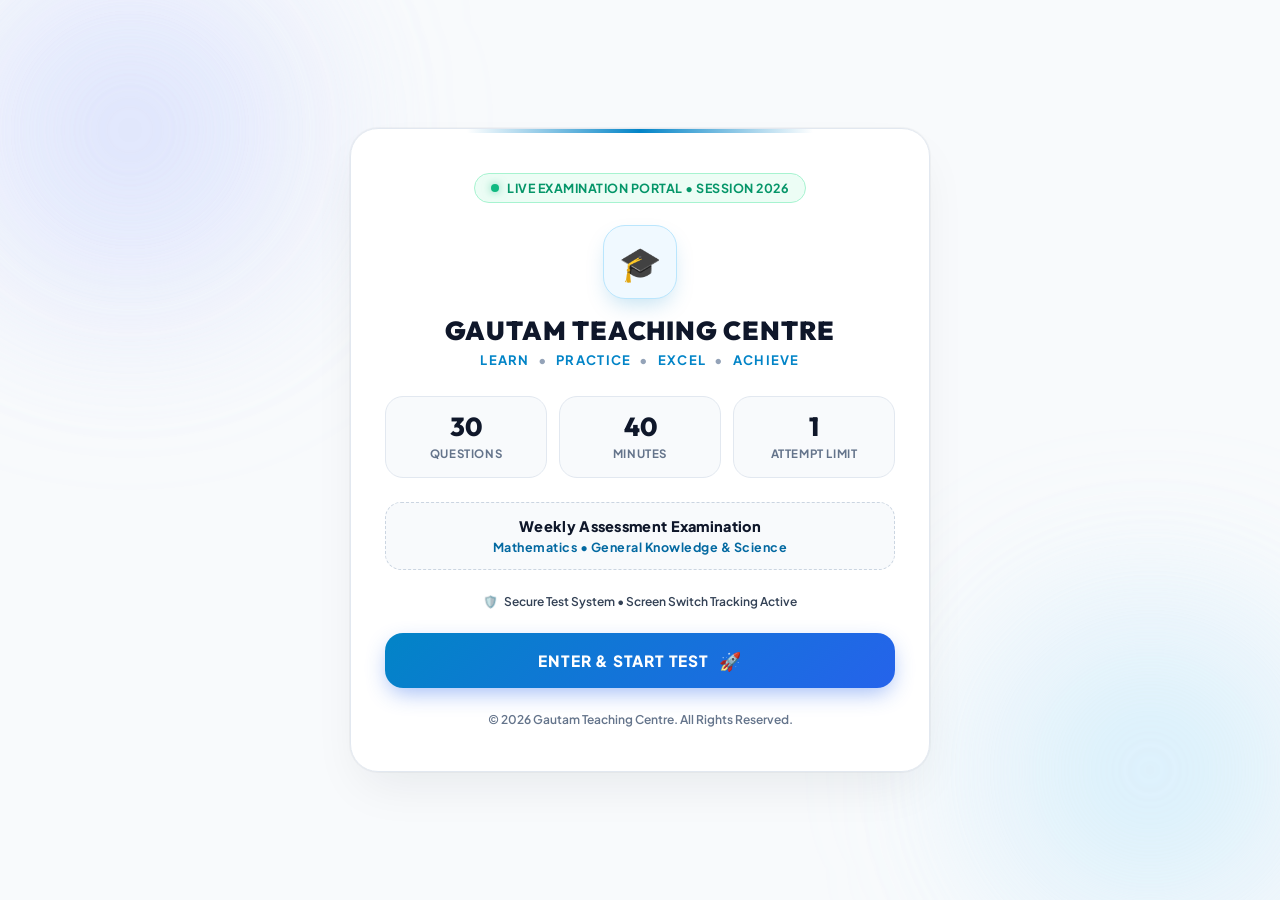
<file: index.html>
<!DOCTYPE html>
<html lang="en">
<head>
    <meta charset="UTF-8">
    <meta name="viewport" content="width=device-width, initial-scale=1.0">
    <title>Gautam Teaching Centre | Official Online Test Portal</title>
    
    <!-- Google Fonts -->
    <link rel="preconnect" href="https://fonts.googleapis.com">
    <link rel="preconnect" href="https://fonts.gstatic.com" crossorigin>
    <link href="https://fonts.googleapis.com/css2?family=Plus+Jakarta+Sans:wght@400;500;600;700;800&family=Outfit:wght@500;600;700;800;900&display=swap" rel="stylesheet">
    
    <!-- CSS Path (Linked to css/style.css with fallback) -->
    <link rel="stylesheet" href="css/style.css" onerror="this.onerror=null;this.href='style.css';">

    <style>
        :root {
            --primary: #0284c7;
            --primary-deep: #0369a1;
            --primary-glow: rgba(2, 132, 199, 0.25);
            --bg-light: #f8fafc;
            --surface: #ffffff;
            --border-subtle: #e2e8f0;
            --text-heading: #0f172a;
            --text-body: #334155;
            --text-muted: #64748b;
            --success: #10b981;
            --success-bg: #ecfdf5;
            --warning: #f59e0b;
        }

        * {
            margin: 0;
            padding: 0;
            box-sizing: border-box;
            font-family: 'Plus Jakarta Sans', sans-serif;
            -webkit-tap-highlight-color: transparent;
        }

        body {
            background-color: var(--bg-light);
            min-height: 100vh;
            display: flex;
            align-items: center;
            justify-content: center;
            padding: 20px;
            color: var(--text-heading);
            position: relative;
            overflow-x: hidden;
        }

        /* Ambient Glowing Background Lights */
        .ambient-glow-1 {
            position: fixed;
            width: 460px;
            height: 460px;
            background: radial-gradient(circle, rgba(199, 210, 254, 0.5) 0%, transparent 70%);
            top: -100px;
            left: -100px;
            border-radius: 50%;
            filter: blur(85px);
            z-index: 0;
            pointer-events: none;
            animation: pulseSlow 8s ease-in-out infinite alternate;
        }

        .ambient-glow-2 {
            position: fixed;
            width: 420px;
            height: 420px;
            background: radial-gradient(circle, rgba(186, 230, 253, 0.5) 0%, transparent 70%);
            bottom: -80px;
            right: -80px;
            border-radius: 50%;
            filter: blur(85px);
            z-index: 0;
            pointer-events: none;
            animation: pulseSlow 6s ease-in-out infinite alternate-reverse;
        }

        @keyframes pulseSlow {
            0% { transform: scale(1) translate(0, 0); opacity: 0.7; }
            100% { transform: scale(1.12) translate(25px, 20px); opacity: 0.95; }
        }

        .hero-container {
            width: 100%;
            max-width: 580px;
            position: relative;
            z-index: 10;
        }

        .premium-card {
            background: var(--surface);
            border: 1.5px solid var(--border-subtle);
            border-radius: 28px;
            padding: 44px 34px;
            text-align: center;
            box-shadow: 0 22px 50px -12px rgba(15, 23, 42, 0.08), 0 0 1px 1px rgba(15, 23, 42, 0.04);
            position: relative;
            overflow: hidden;
            transition: transform 0.3s cubic-bezier(0.4, 0, 0.2, 1);
        }

        .premium-card::before {
            content: '';
            position: absolute;
            top: 0;
            left: 20%;
            right: 20%;
            height: 3.5px;
            background: linear-gradient(90deg, transparent, var(--primary), transparent);
        }

        .status-badge {
            display: inline-flex;
            align-items: center;
            gap: 8px;
            padding: 6px 16px;
            background: var(--success-bg);
            border: 1.5px solid #a7f3d0;
            border-radius: 30px;
            font-size: 12.5px;
            font-weight: 700;
            color: #059669;
            margin-bottom: 22px;
            letter-spacing: 0.5px;
            text-transform: uppercase;
        }

        .status-dot {
            width: 8px;
            height: 8px;
            background: #10b981;
            border-radius: 50%;
            box-shadow: 0 0 8px rgba(16, 185, 129, 0.6);
            animation: blink 1.8s infinite;
        }

        @keyframes blink {
            0%, 100% { opacity: 1; transform: scale(1); }
            50% { opacity: 0.3; transform: scale(0.85); }
        }

        .brand-logo-wrap {
            width: 74px;
            height: 74px;
            margin: 0 auto 16px;
            background: #f0f9ff;
            border: 1.5px solid #bae6fd;
            border-radius: 22px;
            display: flex;
            align-items: center;
            justify-content: center;
            font-size: 34px;
            box-shadow: 0 10px 22px -6px var(--primary-glow);
            transition: transform 0.2s cubic-bezier(0.4, 0, 0.2, 1);
        }

        .brand-logo-wrap:hover {
            transform: scale(1.05);
        }

        .brand-title {
            font-family: 'Outfit', sans-serif;
            font-size: 26px;
            font-weight: 900;
            letter-spacing: 0.8px;
            color: var(--text-heading);
            margin-bottom: 4px;
            text-transform: uppercase;
        }

        .tagline {
            font-size: 13px;
            color: var(--primary);
            font-weight: 700;
            letter-spacing: 1.3px;
            text-transform: uppercase;
            margin-bottom: 28px;
            display: flex;
            align-items: center;
            justify-content: center;
            gap: 8px;
        }

        .tagline span {
            color: #94a3b8;
        }

        .info-grid {
            display: grid;
            grid-template-columns: repeat(3, 1fr);
            gap: 12px;
            margin-bottom: 24px;
        }

        .info-item {
            background: #f8fafc;
            border: 1.5px solid var(--border-subtle);
            border-radius: 18px;
            padding: 16px 8px;
            transition: all 0.25s cubic-bezier(0.4, 0, 0.2, 1);
        }

        .info-item:hover {
            transform: translateY(-3px);
            background: #f0f9ff;
            border-color: #bae6fd;
            box-shadow: 0 10px 22px -8px var(--primary-glow);
        }

        .info-item h2 {
            font-family: 'Outfit', sans-serif;
            font-size: 26px;
            font-weight: 800;
            color: var(--text-heading);
            line-height: 1.1;
            margin-bottom: 4px;
        }

        .info-item p {
            font-size: 11.5px;
            color: var(--text-muted);
            font-weight: 700;
            text-transform: uppercase;
            letter-spacing: 0.6px;
        }

        .platform-details {
            background: #f8fafc;
            border: 1.5px dashed #cbd5e1;
            border-radius: 16px;
            padding: 14px 18px;
            margin-bottom: 24px;
        }

        .platform-details h3 {
            font-size: 14.5px;
            font-weight: 800;
            color: var(--text-heading);
            margin-bottom: 4px;
            letter-spacing: 0.3px;
        }

        .subjects {
            font-size: 12.5px;
            color: var(--primary-deep);
            font-weight: 700;
            letter-spacing: 0.5px;
        }

        .security-note {
            display: flex;
            align-items: center;
            justify-content: center;
            gap: 6px;
            font-size: 12px;
            color: var(--text-body);
            font-weight: 600;
            margin-bottom: 24px;
        }

        .security-note span {
            color: var(--warning);
        }

        .start-link {
            text-decoration: none;
            display: block;
            width: 100%;
        }

        .btn-start {
            width: 100%;
            background: linear-gradient(135deg, #0284c7 0%, #2563eb 100%);
            color: #ffffff;
            border: none;
            padding: 16px 28px;
            border-radius: 18px;
            font-size: 15.5px;
            font-weight: 800;
            letter-spacing: 0.8px;
            cursor: pointer;
            box-shadow: 0 8px 22px -4px rgba(37, 99, 235, 0.45);
            transition: all 0.25s cubic-bezier(0.4, 0, 0.2, 1);
            display: flex;
            align-items: center;
            justify-content: center;
            gap: 10px;
            text-transform: uppercase;
        }

        .btn-start:hover {
            transform: translateY(-2px);
            box-shadow: 0 12px 26px -4px rgba(37, 99, 235, 0.6);
        }

        .btn-start:active {
            transform: translateY(1px);
        }

        .portal-footer {
            margin-top: 24px;
            font-size: 12px;
            color: var(--text-muted);
            font-weight: 600;
        }

        .admin-modal-card {
            background: #ffffff;
            border: 1.5px solid var(--border-subtle);
            border-radius: 24px;
            max-width: 420px;
            width: 100%;
            padding: 34px 26px;
            text-align: center;
            box-shadow: 0 25px 60px -15px rgba(15, 23, 42, 0.2);
            border-top: 4.5px solid var(--primary);
        }

        .modal-input {
            width: 100%;
            padding: 14px;
            border-radius: 14px;
            background: #f8fafc;
            border: 1.5px solid #cbd5e1;
            color: #0f172a;
            font-size: 15px;
            text-align: center;
            font-weight: 700;
            letter-spacing: 2px;
            outline: none;
            margin-bottom: 12px;
            box-sizing: border-box;
            transition: border-color 0.2s;
        }

        .modal-input:focus {
            border-color: var(--primary);
            box-shadow: 0 0 0 4px rgba(2, 132, 199, 0.12);
        }

        @media (max-width: 480px) {
            .premium-card {
                padding: 34px 20px;
                border-radius: 24px;
            }
            .brand-title {
                font-size: 22px;
            }
            .info-item h2 {
                font-size: 22px;
            }
        }
    </style>
</head>
<body>

    <!-- Ambient Glowing Light Orbs -->
    <div class="ambient-glow-1"></div>
    <div class="ambient-glow-2"></div>

    <main class="hero-container">
        <div class="premium-card">
            
            <!-- Live Active Badge -->
            <div class="status-badge">
                <span class="status-dot"></span>
                <span>Live Examination Portal • Session 2026</span>
            </div>

            <!-- Brand Logo (🔒 SECRET TEACHER GATEWAY: CLICK 5 TIMES TO OPEN MONITOR) -->
            <div class="brand-logo-wrap" id="secretAdminLogo" title="Click 5 times for Teacher Dashboard" style="cursor: pointer; user-select: none;">
                🎓
            </div>

            <!-- Institute Title & Tagline -->
            <h1 class="brand-title">GAUTAM TEACHING CENTRE</h1>
            <p class="tagline">
                Learn <span>•</span> Practice <span>•</span> Excel <span>•</span> Achieve
            </p>

            <!-- Exam Stats (30 Questions Pattern) -->
            <div class="info-grid">
                <div class="info-item">
                    <h2>30</h2>
                    <p>Questions</p>
                </div>
                <div class="info-item">
                    <h2>40</h2>
                    <p>Minutes</p>
                </div>
                <div class="info-item">
                    <h2>1</h2>
                    <p>Attempt Limit</p>
                </div>
            </div>

            <!-- Subject Details -->
            <div class="platform-details">
                <h3>Weekly Assessment Examination</h3>
                <p class="subjects">Mathematics • General Knowledge & Science</p>
            </div>

            <!-- Security Anti-Cheat Badge -->
            <div class="security-note">
                <span>🛡️</span> Secure Test System • Screen Switch Tracking Active
            </div>

            <!-- Action Button -->
            <a href="auth.html" class="start-link">
                <button type="button" class="btn-start">
                    <span>ENTER & START TEST</span>
                    <span style="font-size: 18px;">🚀</span>
                </button>
            </a>

            <div class="portal-footer">
                &copy; 2026 Gautam Teaching Centre. All Rights Reserved.
            </div>
        </div>
    </main>

    <!-- 🕵️ SECRET TEACHER AUTH MODAL (OPENS ON 5 CLICKS ON LOGO) -->
    <div id="secretAdminModal" style="display: none; position: fixed; inset: 0; background: rgba(15, 23, 42, 0.75); backdrop-filter: blur(8px); z-index: 99999; justify-content: center; align-items: center; padding: 20px;">
        <div class="admin-modal-card">
            <div style="width: 64px; height: 64px; background: #e0f2fe; border: 1.5px solid #bae6fd; border-radius: 20px; display: flex; align-items: center; justify-content: center; margin: 0 auto 14px; font-size: 32px; color: #0284c7;">
                🛡️
            </div>
            <h3 style="color: #0f172a; font-family: 'Outfit', sans-serif; font-size: 20px; font-weight: 800; margin-bottom: 6px; text-transform: uppercase;">
                Teacher Command Center
            </h3>
            <p style="color: #64748b; font-size: 13.5px; margin-bottom: 20px; line-height: 1.5;">
                Enter Master Passcode to open live student monitor portal.
            </p>
            <input type="password" id="secretPassInput" placeholder="MASTER PASSCODE" autocomplete="off" class="modal-input">
            <div id="secretPassErr" style="color: #ef4444; font-size: 12.5px; font-weight: 700; margin-bottom: 14px; display: none;">Invalid Passcode! Please try again.</div>
            <div style="display: flex; gap: 10px;">
                <button type="button" onclick="verifySecretAdmin()" style="flex: 1; background: linear-gradient(135deg, #0284c7, #2563eb); color: #fff; border: none; padding: 13px; border-radius: 12px; font-weight: 800; font-size: 13.5px; cursor: pointer; text-transform: uppercase; box-shadow: 0 4px 12px rgba(2, 132, 199, 0.35);">
                    Open Monitor 🚀
                </button>
                <button type="button" onclick="closeSecretAdmin()" style="background: #e2e8f0; color: #334155; border: 1px solid #cbd5e1; padding: 13px 18px; border-radius: 12px; font-weight: 700; font-size: 13.5px; cursor: pointer;">
                    Cancel
                </button>
            </div>
        </div>
    </div>

    <script>
        // Clear previous student state when landing on the main entrance
        window.addEventListener('DOMContentLoaded', () => {
            localStorage.removeItem("name");
            localStorage.removeItem("roll");
            localStorage.removeItem("class");
            localStorage.removeItem("authPassed");
            sessionStorage.clear();
        });

        // 🕵️ SECRET 5-CLICK TRIGGER ON LOGO
        let logoClickCount = 0;
        let logoClickTimer = null;
        const logoEl = document.getElementById("secretAdminLogo");

        if (logoEl) {
            logoEl.addEventListener("click", () => {
                logoClickCount++;
                clearTimeout(logoClickTimer);
                
                logoClickTimer = setTimeout(() => {
                    logoClickCount = 0;
                }, 2500);

                if (logoClickCount >= 5) {
                    logoClickCount = 0;
                    document.getElementById("secretAdminModal").style.display = "flex";
                    document.getElementById("secretPassInput").focus();
                }
            });
        }

        function verifySecretAdmin() {
            const pass = document.getElementById("secretPassInput").value.trim();
            const err = document.getElementById("secretPassErr");
            if (pass === "GTC#2000") {
                sessionStorage.setItem("adminAuth", "true");
                window.location.href = "admin-monitor.html";
            } else {
                err.style.display = "block";
            }
        }

        function closeSecretAdmin() {
            document.getElementById("secretAdminModal").style.display = "none";
            document.getElementById("secretPassInput").value = "";
            document.getElementById("secretPassErr").style.display = "none";
        }
    </script>
</body>
</html>
</file>
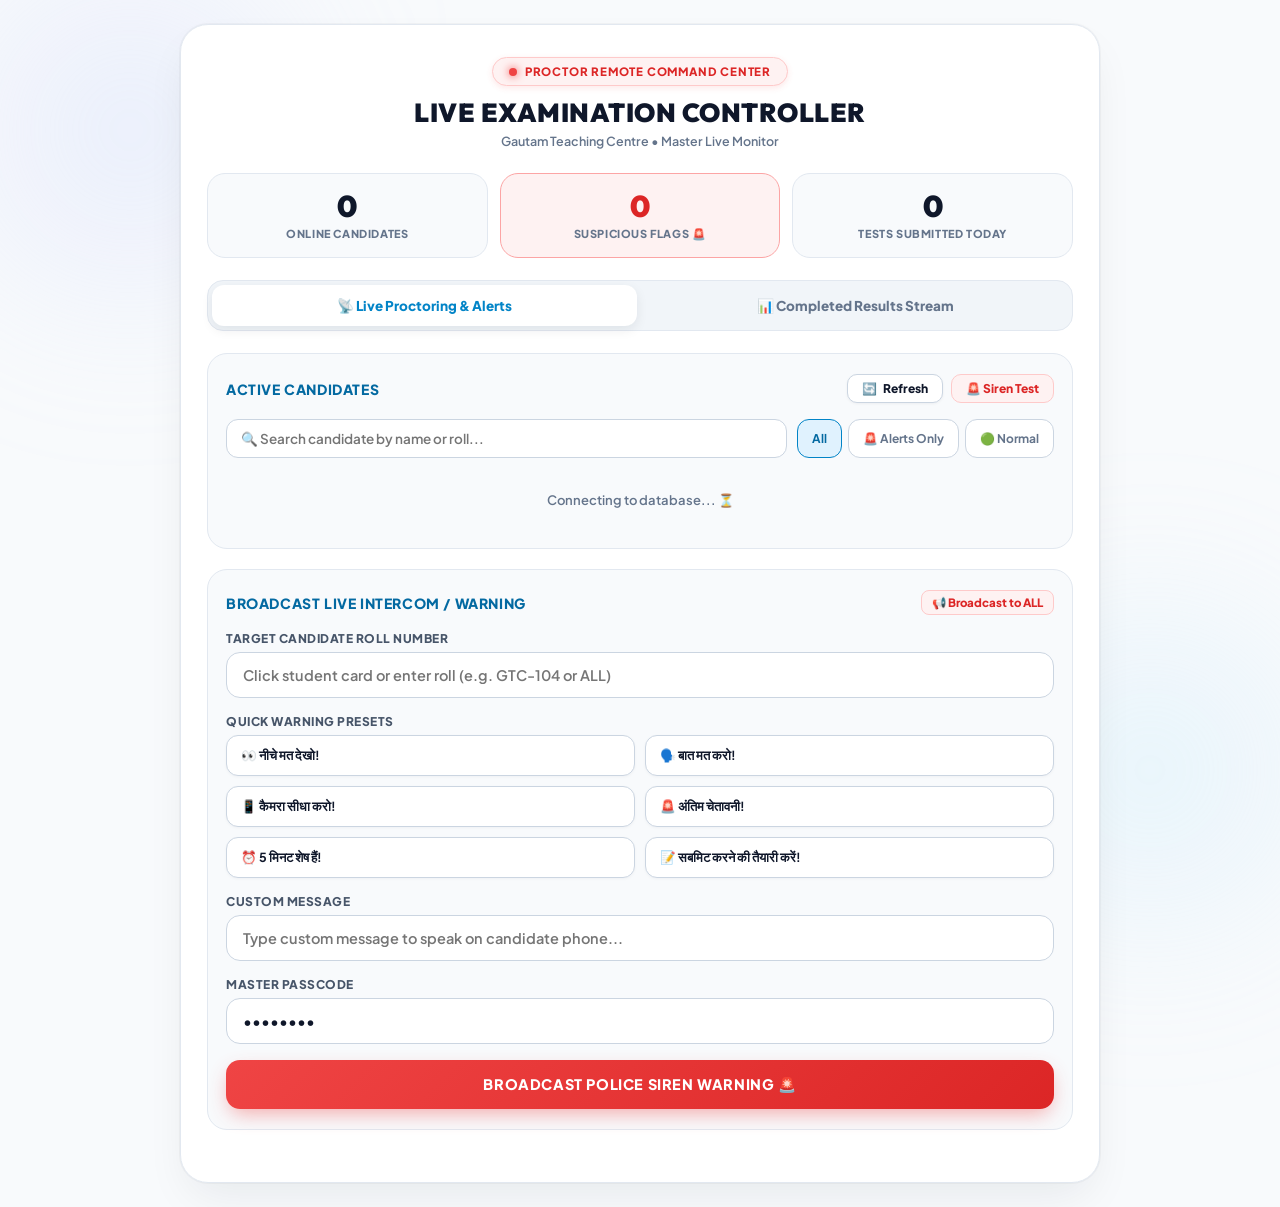
<file: admin-monitor.html>
<!DOCTYPE html>
<html lang="en">
<head>
    <meta charset="UTF-8">
    <meta name="viewport" content="width=device-width, initial-scale=1.0">
    <meta name="referrer" content="no-referrer">
    <title>Teacher Live Proctoring Command Center | GTC</title>
    
    <!-- Google Fonts -->
    <link rel="preconnect" href="https://fonts.googleapis.com">
    <link rel="preconnect" href="https://fonts.gstatic.com" crossorigin>
    <link href="https://fonts.googleapis.com/css2?family=Outfit:wght@600;700;800;900&family=Plus+Jakarta+Sans:wght@500;600;700;800&display=swap" rel="stylesheet">

    <style>
        :root {
            --primary: #0284c7;
            --primary-deep: #0369a1;
            --accent: #4f46e5;
            --danger: #ef4444;
            --danger-bg: #fef2f2;
            --warning: #f59e0b;
            --warning-bg: #fffbeb;
            --success: #10b981;
            --success-bg: #ecfdf5;
            --bg-page: #f8fafc;
            --surface: #ffffff;
            --border: #e2e8f0;
            --border-card: #cbd5e1;
            --text-heading: #0f172a;
            --text-body: #334155;
            --text-muted: #64748b;
        }

        * {
            margin: 0; 
            padding: 0; 
            box-sizing: border-box;
            font-family: 'Plus Jakarta Sans', sans-serif;
            -webkit-tap-highlight-color: transparent;
            -webkit-font-smoothing: antialiased;
        }

        body {
            background-color: var(--bg-page);
            min-height: 100vh;
            color: var(--text-heading);
            padding: 24px 16px;
            display: flex;
            justify-content: center;
            align-items: flex-start;
            position: relative;
        }

        /* Ambient Lighting Background */
        body::before {
            content: '';
            position: fixed;
            width: 440px;
            height: 440px;
            background: radial-gradient(circle, rgba(199, 210, 254, 0.4) 0%, transparent 70%);
            top: -90px;
            left: -90px;
            border-radius: 50%;
            filter: blur(80px);
            z-index: 0;
            pointer-events: none;
        }

        body::after {
            content: '';
            position: fixed;
            width: 400px;
            height: 400px;
            background: radial-gradient(circle, rgba(186, 230, 253, 0.4) 0%, transparent 70%);
            bottom: -70px;
            right: -70px;
            border-radius: 50%;
            filter: blur(80px);
            z-index: 0;
            pointer-events: none;
        }

        .container {
            width: 100%;
            max-width: 920px;
            background: var(--surface);
            border: 1.5px solid var(--border);
            border-radius: 28px;
            padding: 32px 26px;
            box-shadow: 0 20px 45px -10px rgba(15, 23, 42, 0.08), 0 0 1px 1px rgba(15, 23, 42, 0.04);
            position: relative;
            z-index: 10;
        }

        .header {
            text-align: center;
            margin-bottom: 24px;
        }

        .badge-live {
            display: inline-flex;
            align-items: center;
            gap: 8px;
            background: var(--danger-bg);
            border: 1.5px solid #fecaca;
            color: #dc2626;
            padding: 6px 16px;
            border-radius: 20px;
            font-size: 11.5px;
            font-weight: 800;
            text-transform: uppercase;
            letter-spacing: 0.8px;
            margin-bottom: 10px;
            box-shadow: 0 2px 6px rgba(239, 68, 68, 0.12);
        }

        .live-dot {
            width: 8px; 
            height: 8px;
            background: #ef4444; 
            border-radius: 50%;
            box-shadow: 0 0 8px #ef4444;
            animation: pulseDot 1.5s infinite;
        }

        @keyframes pulseDot { 
            0%, 100% { opacity: 1; transform: scale(1); } 
            50% { opacity: 0.3; transform: scale(0.85); } 
        }

        h1 {
            font-family: 'Outfit', sans-serif;
            font-size: 26px;
            font-weight: 900;
            color: var(--text-heading);
            letter-spacing: 0.5px;
            text-transform: uppercase;
        }

        /* Top 3-Stat Metric Cards */
        .stats-grid {
            display: grid;
            grid-template-columns: repeat(3, 1fr);
            gap: 12px;
            margin-bottom: 22px;
        }

        .stat-card {
            background: #f8fafc;
            border: 1.5px solid var(--border);
            border-radius: 18px;
            padding: 16px 12px;
            text-align: center;
            transition: all 0.25s ease;
        }

        .stat-card.alert {
            border-color: #fca5a5;
            background: #fef2f2;
        }

        .stat-val {
            font-family: 'Outfit', sans-serif;
            font-size: 30px;
            font-weight: 900;
            color: var(--text-heading);
            line-height: 1.1;
            margin-bottom: 4px;
        }

        .stat-label {
            font-size: 11px;
            font-weight: 800;
            color: var(--text-muted);
            text-transform: uppercase;
            letter-spacing: 0.6px;
        }

        /* Top Navigation Tabs */
        .tab-bar {
            display: flex;
            background: #f1f5f9;
            border: 1.5px solid var(--border);
            border-radius: 16px;
            padding: 4px;
            gap: 6px;
            margin-bottom: 22px;
        }

        .tab-btn {
            flex: 1;
            padding: 12px;
            background: none;
            border: none;
            border-radius: 12px;
            color: #64748b;
            font-size: 13.5px;
            font-weight: 800;
            cursor: pointer;
            transition: all 0.2s ease;
        }

        .tab-btn.active {
            background: #ffffff;
            color: var(--primary);
            box-shadow: 0 4px 12px rgba(15, 23, 42, 0.08);
        }

        /* Container Content Sections */
        .section-box {
            background: #f8fafc;
            border: 1.5px solid var(--border);
            border-radius: 20px;
            padding: 20px 18px;
            margin-bottom: 20px;
        }

        .box-title {
            font-family: 'Outfit', sans-serif;
            font-size: 14px;
            font-weight: 800;
            color: var(--primary-deep);
            text-transform: uppercase;
            letter-spacing: 0.6px;
            margin-bottom: 16px;
            display: flex;
            justify-content: space-between;
            align-items: center;
            flex-wrap: wrap;
            gap: 10px;
        }

        .refresh-btn {
            background: #ffffff;
            border: 1.5px solid #cbd5e1;
            color: #0f172a;
            padding: 6px 14px;
            border-radius: 10px;
            font-size: 12px;
            font-weight: 800;
            cursor: pointer;
            display: inline-flex;
            align-items: center;
            gap: 6px;
            box-shadow: 0 1px 3px rgba(15, 23, 42, 0.05);
            transition: all 0.2s;
        }

        .refresh-btn:hover {
            border-color: var(--primary);
            color: var(--primary);
            background: #f0f9ff;
        }

        .spin-icon { 
            display: inline-block; 
            transition: transform 0.4s ease; 
        }

        .spinning { 
            animation: rotateSpin 0.8s linear infinite; 
        }

        @keyframes rotateSpin { 
            0% { transform: rotate(0deg); } 
            100% { transform: rotate(360deg); } 
        }

        /* Toolbar & Filters */
        .toolbar {
            display: flex;
            gap: 10px;
            margin-bottom: 14px;
            flex-wrap: wrap;
        }

        .search-box { 
            flex: 1; 
            min-width: 200px; 
        }

        .search-input {
            width: 100%;
            padding: 10px 14px;
            background: #ffffff;
            border: 1.5px solid var(--border-card);
            border-radius: 12px;
            color: var(--text-heading);
            font-size: 13.5px;
            font-weight: 600;
            outline: none;
            transition: border-color 0.2s;
        }

        .search-input:focus {
            border-color: var(--primary);
        }

        .filter-pills { 
            display: flex; 
            gap: 6px; 
        }

        .pill-btn {
            background: #ffffff;
            border: 1.5px solid var(--border-card);
            color: #64748b;
            padding: 8px 14px;
            border-radius: 12px;
            font-size: 12px;
            font-weight: 700;
            cursor: pointer;
            transition: all 0.2s;
        }

        .pill-btn.active {
            border-color: var(--primary);
            background: #e0f2fe;
            color: var(--primary-deep);
        }

        /* Student Roster Cards */
        .student-roster {
            display: flex;
            flex-direction: column;
            gap: 10px;
            max-height: 320px;
            overflow-y: auto;
            padding: 2px;
        }

        .student-chip {
            background: #ffffff;
            border: 1.8px solid var(--border);
            padding: 14px 16px;
            border-radius: 16px;
            display: flex;
            justify-content: space-between;
            align-items: center;
            cursor: pointer;
            box-shadow: 0 1px 4px rgba(15, 23, 42, 0.04);
            transition: all 0.2s ease;
        }

        .student-chip:hover, .student-chip.selected {
            border-color: var(--primary);
            background: #f0f9ff;
            transform: translateY(-1px);
        }

        .student-chip.flagged {
            border-color: #ef4444 !important;
            background: #fef2f2 !important;
            box-shadow: 0 0 14px rgba(239, 68, 68, 0.25);
        }

        .chip-left { 
            display: flex; 
            flex-direction: column; 
            gap: 2px; 
        }

        .chip-name { 
            font-size: 15px; 
            font-weight: 800; 
            color: var(--text-heading); 
        }

        .chip-roll { 
            font-size: 12px; 
            color: var(--primary-deep); 
            font-weight: 700; 
        }

        .chip-badge {
            font-size: 11.5px;
            font-weight: 800;
            padding: 6px 12px;
            border-radius: 10px;
            text-align: right;
            letter-spacing: 0.3px;
        }

        .badge-normal { 
            background: #ecfdf5; 
            color: #059669; 
            border: 1px solid #a7f3d0; 
        }

        .badge-alert { 
            background: #fef2f2; 
            color: #dc2626; 
            border: 1px solid #fecaca; 
            animation: pulseDot 1.2s infinite; 
        }

        /* Inputs & Broadcast Controller */
        .field-label {
            font-size: 12px;
            font-weight: 800;
            color: #475569;
            text-transform: uppercase;
            margin-bottom: 6px;
            display: block;
            letter-spacing: 0.5px;
        }

        .input-field {
            width: 100%;
            padding: 13px 16px;
            background: #ffffff;
            border: 1.5px solid var(--border-card);
            border-radius: 14px;
            color: var(--text-heading);
            font-size: 14.5px;
            font-weight: 600;
            outline: none;
            margin-bottom: 16px;
            transition: all 0.2s ease;
        }

        .input-field:focus {
            border-color: var(--primary);
            box-shadow: 0 0 0 3.5px rgba(2, 132, 199, 0.12);
        }

        .quick-actions {
            display: grid;
            grid-template-columns: 1fr 1fr;
            gap: 10px;
            margin-bottom: 16px;
        }

        .btn-quick {
            background: #ffffff;
            border: 1.5px solid var(--border-card);
            color: var(--text-heading);
            padding: 11px 14px;
            border-radius: 12px;
            font-size: 12.5px;
            font-weight: 700;
            cursor: pointer;
            text-align: left;
            transition: all 0.2s ease;
            box-shadow: 0 1px 3px rgba(15, 23, 42, 0.04);
        }

        .btn-quick:hover {
            border-color: var(--warning);
            background: #fffbeb;
            color: #b45309;
            transform: translateY(-1px);
        }

        .btn-send {
            width: 100%;
            background: linear-gradient(135deg, #ef4444 0%, #dc2626 100%);
            color: white;
            border: none;
            padding: 15px;
            border-radius: 14px;
            font-size: 14.5px;
            font-weight: 800;
            text-transform: uppercase;
            letter-spacing: 0.6px;
            cursor: pointer;
            box-shadow: 0 8px 20px -4px rgba(239, 68, 68, 0.45);
            display: flex;
            align-items: center;
            justify-content: center;
            gap: 8px;
            transition: all 0.2s ease;
        }

        .btn-send:hover {
            transform: translateY(-2px);
            box-shadow: 0 12px 24px -4px rgba(239, 68, 68, 0.6);
        }

        /* Submissions Feed List */
        .submission-list {
            display: flex;
            flex-direction: column;
            gap: 10px;
            max-height: 360px;
            overflow-y: auto;
        }

        .sub-row {
            background: #ffffff;
            border: 1.5px solid var(--border);
            border-radius: 14px;
            padding: 12px 16px;
            display: flex;
            justify-content: space-between;
            align-items: center;
            box-shadow: 0 1px 3px rgba(15, 23, 42, 0.03);
        }

        .sub-score {
            font-family: 'Outfit', sans-serif;
            font-size: 16px;
            font-weight: 900;
            color: var(--primary-deep);
        }

        .sub-tag {
            font-size: 11px;
            font-weight: 800;
            padding: 4px 10px;
            border-radius: 8px;
            letter-spacing: 0.4px;
        }

        .tag-pass { 
            background: #ecfdf5; 
            color: #059669; 
            border: 1px solid #a7f3d0; 
        }

        .tag-fail { 
            background: #fef2f2; 
            color: #dc2626; 
            border: 1px solid #fecaca; 
        }

        #statusNotice {
            margin-top: 14px;
            padding: 12px 16px;
            border-radius: 12px;
            font-size: 13px;
            font-weight: 700;
            text-align: center;
            display: none;
        }

        .toast-success { 
            background: #ecfdf5; 
            color: #059669; 
            border: 1.5px solid #a7f3d0; 
        }

        .toast-error { 
            background: #fef2f2; 
            color: #dc2626; 
            border: 1.5px solid #fecaca; 
        }

        @media (max-width: 600px) {
            .quick-actions { grid-template-columns: 1fr; }
            .stats-grid { grid-template-columns: 1fr; }
            .container { padding: 22px 16px; }
            h1 { font-size: 21px; }
        }
    </style>
</head>
<body>

    <div class="container">
        <div class="header">
            <div class="badge-live">
                <span class="live-dot"></span>
                <span>Proctor Remote Command Center</span>
            </div>
            <h1>Live Examination Controller</h1>
            <p style="font-size: 12.5px; color: var(--text-muted); margin-top: 4px; font-weight: 600;">
                Gautam Teaching Centre • Master Live Monitor
            </p>
        </div>

        <!-- 3-Card Summary Counters -->
        <div class="stats-grid">
            <div class="stat-card">
                <div class="stat-val" id="statOnline">0</div>
                <div class="stat-label">Online Candidates</div>
            </div>
            <div class="stat-card alert">
                <div class="stat-val" id="statAlerts" style="color: #dc2626;">0</div>
                <div class="stat-label">Suspicious Flags 🚨</div>
            </div>
            <div class="stat-card">
                <div class="stat-val" id="statSubmitted">0</div>
                <div class="stat-label">Tests Submitted Today</div>
            </div>
        </div>

        <!-- Top Navigation View Selector -->
        <div class="tab-bar">
            <button type="button" class="tab-btn active" id="tabBtnRoster" onclick="switchView('roster')">
                📡 Live Proctoring & Alerts
            </button>
            <button type="button" class="tab-btn" id="tabBtnSubmissions" onclick="switchView('submissions')">
                📊 Completed Results Stream
            </button>
        </div>

        <!-- VIEW 1: LIVE PROCTORING ROSTER & INTERCOM -->
        <div id="viewRoster">
            <div class="section-box">
                <div class="box-title">
                    <div>
                        <span>Active Candidates</span>
                        <span id="lastUpdatedTime" style="font-size: 11px; color: var(--text-muted); font-weight: 600; text-transform: none; margin-left: 6px;"></span>
                    </div>

                    <div style="display: flex; gap: 8px; align-items: center;">
                        <button type="button" id="btnRefresh" class="refresh-btn" onclick="fetchActiveCandidates()">
                            <span id="refreshIcon" class="spin-icon">🔄</span>
                            <span id="refreshLabel">Refresh</span>
                        </button>
                        <button type="button" onclick="testPoliceSiren()" style="background: var(--danger-bg); border: 1.5px solid #fecaca; color: #dc2626; padding: 6px 14px; border-radius: 10px; font-size: 12px; font-weight: 800; cursor: pointer;">
                            🚨 Siren Test
                        </button>
                    </div>
                </div>

                <div class="toolbar">
                    <div class="search-box">
                        <input type="text" id="candidateSearchInput" class="search-input" placeholder="🔍 Search candidate by name or roll..." oninput="filterRosterList()">
                    </div>
                    <div class="filter-pills">
                        <button type="button" class="pill-btn active" id="filterAll" onclick="setRosterFilter('ALL')">All</button>
                        <button type="button" class="pill-btn" id="filterFlagged" onclick="setRosterFilter('FLAGGED')">🚨 Alerts Only</button>
                        <button type="button" class="pill-btn" id="filterNormal" onclick="setRosterFilter('NORMAL')">🟢 Normal</button>
                    </div>
                </div>
                
                <div id="studentRoster" class="student-roster">
                    <p style="color: var(--text-muted); font-size: 13px; text-align: center; padding: 18px; font-weight: 600;">
                        Connecting to database... ⏳
                    </p>
                </div>
            </div>

            <!-- BROADCAST INTERCOM / WARNING -->
            <div class="section-box">
                <div class="box-title">
                    <span>Broadcast Live Intercom / Warning</span>
                    <button type="button" onclick="setTargetToAll()" style="background: var(--danger-bg); border: 1.5px solid #fecaca; color: #dc2626; padding: 4px 10px; border-radius: 8px; font-size: 11.5px; font-weight: 800; cursor: pointer;">
                        📢 Broadcast to ALL
                    </button>
                </div>

                <label class="field-label" for="targetRoll">Target Candidate Roll Number</label>
                <input type="text" id="targetRoll" class="input-field" placeholder="Click student card or enter roll (e.g. GTC-104 or ALL)">

                <label class="field-label">Quick Warning Presets</label>
                <div class="quick-actions">
                    <button type="button" class="btn-quick" onclick="setPreset('अपनी नज़रें स्क्रीन पर रखें, नीचे देखना सख्त मना है!')">
                        👀 नीचे मत देखो!
                    </button>
                    <button type="button" class="btn-quick" onclick="setPreset('बातचीत ना करें, आप कैमरे और शिक्षक की निगरानी में हैं!')">
                        🗣️ बात मत करो!
                    </button>
                    <button type="button" class="btn-quick" onclick="setPreset('मोबाइल का कैमरा सीधा रखें, आपका चेहरा स्पष्ट दिखना चाहिए!')">
                        📱 कैमरा सीधा करो!
                    </button>
                    <button type="button" class="btn-quick" onclick="setPreset('अंतिम चेतावनी... संदिग्ध गतिविधि पकड़ी गई है, परीक्षा रद्द हो जाएगी!')">
                        🚨 अंतिम चेतावनी!
                    </button>
                    <button type="button" class="btn-quick" onclick="setPreset('परीक्षा समाप्त होने में केवल 5 मिनट शेष हैं!')">
                        ⏰ 5 मिनट शेष हैं!
                    </button>
                    <button type="button" class="btn-quick" onclick="setPreset('सभी प्रश्नों को जांच लें और समय पर टेस्ट सबमिट करें!')">
                        📝 सबमिट करने की तैयारी करें!
                    </button>
                </div>

                <label class="field-label" for="warningMessage">Custom Message</label>
                <input type="text" id="warningMessage" class="input-field" placeholder="Type custom message to speak on candidate phone...">

                <label class="field-label" for="masterPass">Master Passcode</label>
                <input type="password" id="masterPass" class="input-field" value="GTC#2000" placeholder="GTC#2000 or GTC@2026">

                <button type="button" class="btn-send" onclick="sendProctorWarning()">
                    <span>Broadcast Police Siren Warning 🚨</span>
                </button>

                <div id="statusNotice"></div>
            </div>
        </div>

        <!-- VIEW 2: COMPLETED SUBMISSIONS STREAM -->
        <div id="viewSubmissions" style="display: none;">
            <div class="section-box">
                <div class="box-title">
                    <span>Recent Test Submissions</span>
                    <button type="button" onclick="window.print()" style="background: var(--success-bg); border: 1.5px solid #a7f3d0; color: #059669; padding: 5px 12px; border-radius: 8px; font-size: 11.5px; font-weight: 800; cursor: pointer;">
                        📥 Print / Export Summary
                    </button>
                </div>
                
                <div id="submissionsList" class="submission-list">
                    <p style="color: var(--text-muted); font-size: 13px; text-align: center; padding: 18px; font-weight: 600;">
                        Loading recent submissions... ⏳
                    </p>
                </div>
            </div>
        </div>

    </div>

    <script>
        const SCRIPT_URL = "https://script.google.com/macros/s/AKfycbzQysEVoQmSS6w_cEeLYK1g95T16cUT5taIdjXfdDLUsOggqFnVMU5GDrl3C3c-Olvt/exec";

        let rawStudentsList = [];
        let currentFilter = 'ALL';
        let isFetching = false;

        function switchView(viewName) {
            const vRoster = document.getElementById("viewRoster");
            const vSub = document.getElementById("viewSubmissions");
            const btnRoster = document.getElementById("tabBtnRoster");
            const btnSub = document.getElementById("tabBtnSubmissions");

            if (viewName === 'roster') {
                vRoster.style.display = "block";
                vSub.style.display = "none";
                btnRoster.classList.add('active');
                btnSub.classList.remove('active');
            } else {
                vRoster.style.display = "none";
                vSub.style.display = "block";
                btnRoster.classList.remove('active');
                btnSub.classList.add('active');
            }
        }

        function setPreset(text) {
            document.getElementById("warningMessage").value = text;
        }

        function setTargetToAll() {
            document.getElementById("targetRoll").value = "ALL";
            document.querySelectorAll('.student-chip').forEach(el => el.classList.remove('selected'));
            showNotice("Target set to ALL active candidates 📢", true);
        }

        function selectCandidate(roll) {
            document.getElementById("targetRoll").value = roll;
            document.querySelectorAll('.student-chip').forEach(el => el.classList.remove('selected'));
            const targetEl = document.getElementById("chip-" + roll.toLowerCase());
            if (targetEl) targetEl.classList.add('selected');
        }

        function setRosterFilter(filterType) {
            currentFilter = filterType;
            document.getElementById('filterAll').classList.toggle('active', filterType === 'ALL');
            document.getElementById('filterFlagged').classList.toggle('active', filterType === 'FLAGGED');
            document.getElementById('filterNormal').classList.toggle('active', filterType === 'NORMAL');
            filterRosterList();
        }

        function filterRosterList() {
            const searchVal = document.getElementById("candidateSearchInput").value.trim().toLowerCase();
            const rosterEl = document.getElementById("studentRoster");

            if (!rawStudentsList || rawStudentsList.length === 0) {
                rosterEl.innerHTML = `<p style="color: var(--text-muted); font-size: 13px; text-align: center; padding: 16px; font-weight: 600;">अभी कोई भी छात्र ऑनलाइन परीक्षा नहीं दे रहा है।<br><span style="font-size:11.5px; color:#94a3b8;">(जैसे ही कोई छात्र टेस्ट शुरू करेगा, उसका कार्ड यहाँ दिखेगा)</span></p>`;
                return;
            }

            let filtered = rawStudentsList.filter(st => {
                const sName = String(st.name || "").toLowerCase();
                const sRoll = String(st.roll || "").toLowerCase();
                const matchSearch = sName.includes(searchVal) || sRoll.includes(searchVal);
                const isFlagged = st.incident && st.incident !== "Normal";
                
                if (!matchSearch) return false;
                if (currentFilter === 'FLAGGED') return isFlagged;
                if (currentFilter === 'NORMAL') return !isFlagged;
                return true;
            });

            if (filtered.length === 0) {
                rosterEl.innerHTML = `<p style="color: var(--text-muted); font-size: 13px; text-align: center; padding: 14px; font-weight: 600;">कोई छात्र नहीं मिला। फ़िल्टर बदल कर देखें।</p>`;
                return;
            }

            let html = "";
            filtered.forEach(st => {
                const isFlagged = st.incident && st.incident !== "Normal";
                const badgeClass = isFlagged ? "chip-badge badge-alert" : "chip-badge badge-normal";
                const chipClass = isFlagged ? "student-chip flagged" : "student-chip";
                const qNum = st.qno ? `Q${st.qno}` : "Active";
                const incidentText = isFlagged ? `🚨 ${st.incident}` : `🟢 Normal (${qNum})`;

                html += `
                    <div id="chip-${String(st.roll || '').toLowerCase()}" class="${chipClass}" onclick="selectCandidate('${st.roll || ''}')">
                        <div class="chip-left">
                            <span class="chip-name">${st.name || 'Candidate'}</span>
                            <span class="chip-roll">Roll: ${st.roll || 'N/A'} • Ping: ${st.lastPing || 'Just now'}</span>
                        </div>
                        <span class="${badgeClass}">${incidentText}</span>
                    </div>
                `;
            });
            rosterEl.innerHTML = html;
        }

        /* 📡 UNIVERSAL CANDIDATE & SUBMISSIONS SYNC ENGINE */
        async function fetchActiveCandidates() {
            if (isFetching) return;
            isFetching = true;

            const inputPass = document.getElementById("masterPass").value.trim();
            // Automatically try entered pass, fallback to GTC#2000 or GTC@2026
            const passToTry = inputPass || sessionStorage.getItem("adminPassKey") || "GTC#2000";

            const refreshIcon = document.getElementById("refreshIcon");
            const refreshLabel = document.getElementById("refreshLabel");
            const lastUpdatedTime = document.getElementById("lastUpdatedTime");
            const subsEl = document.getElementById("submissionsList");

            if (refreshIcon) refreshIcon.classList.add("spinning");
            if (refreshLabel) refreshLabel.textContent = "Loading...";

            let data = null;

            // Strategy 1: Fast GET request with JSON response
            try {
                const getUrl = `${SCRIPT_URL}?action=get_active_students&adminPass=${encodeURIComponent(passToTry)}&_t=${Date.now()}`;
                const getRes = await fetch(getUrl, { method: "GET" });
                data = await getRes.json();
            } catch (errGet) {
                // Strategy 2: If GET is blocked by CORS/proxy, try secondary pass GTC@2026 or POST
                try {
                    const fallbackGetUrl = `${SCRIPT_URL}?action=get_active_students&adminPass=GTC@2026&_t=${Date.now()}`;
                    const resFb = await fetch(fallbackGetUrl, { method: "GET" });
                    data = await resFb.json();
                } catch (e2) {
                    try {
                        const formData = new URLSearchParams();
                        formData.append("action", "get_active_students");
                        formData.append("adminPass", passToTry);

                        const postRes = await fetch(SCRIPT_URL, {
                            method: "POST",
                            headers: { "Content-Type": "application/x-www-form-urlencoded" },
                            body: formData.toString()
                        });
                        data = await postRes.json();
                    } catch (e3) {}
                }
            }

            if (refreshIcon) refreshIcon.classList.remove("spinning");
            if (refreshLabel) refreshLabel.textContent = "Refresh";
            isFetching = false;

            // 🛡️ Universal Response Parsing (Supports result:success, status:success, or direct data arrays)
            const isSuccess = data && (
                data.result === "success" || 
                data.status === "success" || 
                data.success === true ||
                Array.isArray(data.students) || 
                Array.isArray(data.submissions) ||
                data.stats
            );

            if (isSuccess) {
                const now = new Date();
                const timeStr = now.toLocaleTimeString([], { hour: '2-digit', minute: '2-digit', second: '2-digit' });
                if (lastUpdatedTime) lastUpdatedTime.textContent = `• Updated: ${timeStr}`;

                // Extract students list safely
                rawStudentsList = data.students || data.activeStudents || data.active || [];
                if (!Array.isArray(rawStudentsList) && typeof rawStudentsList === "object") {
                    rawStudentsList = Object.values(rawStudentsList);
                }

                // Extract submissions list safely
                const submissions = data.submissions || data.recentSubmissions || data.results || [];

                // 📊 Update or Auto-Compute Live Metrics Counters
                const onlineCount = (data.stats && (data.stats.onlineCount !== undefined ? data.stats.onlineCount : data.stats.activeCount)) 
                    !== undefined ? (data.stats.onlineCount || data.stats.activeCount) : rawStudentsList.length;

                const alertCount = (data.stats && (data.stats.flaggedCount !== undefined ? data.stats.flaggedCount : data.stats.alertCount)) 
                    !== undefined ? (data.stats.flaggedCount || data.stats.alertCount) : rawStudentsList.filter(st => st.incident && st.incident !== "Normal").length;

                const subCount = (data.stats && (data.stats.totalSubmittedToday !== undefined ? data.stats.totalSubmittedToday : data.stats.submittedCount)) 
                    !== undefined ? (data.stats.totalSubmittedToday || data.stats.submittedCount) : submissions.length;

                document.getElementById("statOnline").textContent = onlineCount;
                document.getElementById("statAlerts").textContent = alertCount;
                document.getElementById("statSubmitted").textContent = subCount;

                // Render Active Candidates Roster
                filterRosterList();

                // Render Recent Submissions Feed
                if (submissions && submissions.length > 0) {
                    let subHtml = "";
                    submissions.forEach(sub => {
                        const statusVal = String(sub.status || "COMPLETED").toUpperCase();
                        const isPass = statusVal.includes("PASS");
                        const tagClass = isPass ? "sub-tag tag-pass" : "sub-tag tag-fail";
                        const scoreDisplay = sub.score !== undefined ? sub.score : "0";
                        const pctDisplay = sub.percentage || "N/A";
                        const subTime = sub.time || sub.timeTaken || sub.timestamp || "Today";
                        const subClass = sub.class || sub.className || "Standard";

                        subHtml += `
                            <div class="sub-row">
                                <div class="sub-left">
                                    <span style="font-size:14px; font-weight:800; color:var(--text-heading);">${sub.name || 'Candidate'} <span style="color:var(--primary); font-size:12.5px;">(${sub.roll || 'N/A'})</span></span>
                                    <span style="font-size:12px; color:var(--text-muted); display:block; margin-top:3px; font-weight:600;">${subClass} • ${subTime} • Correct: ${sub.correct || 0} | Wrong: ${sub.wrong || 0}</span>
                                </div>
                                <div style="text-align: right;">
                                    <div class="sub-score">${scoreDisplay} Pts (${pctDisplay})</div>
                                    <span class="${tagClass}">${statusVal}</span>
                                </div>
                            </div>
                        `;
                    });
                    subsEl.innerHTML = subHtml;
                } else {
                    subsEl.innerHTML = `<p style="color: var(--text-muted); font-size: 13px; text-align: center; padding: 16px; font-weight: 600;">आज अभी तक कोई टेस्ट सबमिशन दर्ज नहीं हुआ है।</p>`;
                }
            } else if (data && (data.message || data.error)) {
                if (lastUpdatedTime) lastUpdatedTime.textContent = `• Notice: ${data.message || data.error}`;
            }
        }

        // ⚡ Fast Warning Dispatcher
        async function sendProctorWarning() {
            const roll = document.getElementById("targetRoll").value.trim();
            const message = document.getElementById("warningMessage").value.trim();
            const pass = document.getElementById("masterPass").value.trim() || "GTC#2000";

            if (!roll || !message || !pass) {
                showNotice("⚠️ कृपया रोल नंबर, संदेश और मास्टर पासवर्ड भरें!", false);
                return;
            }

            const sendBtn = document.querySelector(".btn-send");
            if (sendBtn) {
                sendBtn.disabled = true;
                sendBtn.innerHTML = `<span>Dispatching... ⏳</span>`;
            }

            showNotice(`⚡ Dispatching alert to [${roll.toUpperCase()}]...`, true);

            try {
                const formData = new URLSearchParams();
                formData.append("action", "send_warning");
                formData.append("roll", roll);
                formData.append("message", message);
                formData.append("adminPass", pass);

                await fetch(SCRIPT_URL, {
                    method: "POST",
                    headers: { "Content-Type": "application/x-www-form-urlencoded" },
                    body: formData.toString()
                });

                showNotice(`⚡ DISPATCHED! Alert will ring on [${roll.toUpperCase()}] within 1 second. 🚨`, true);
                document.getElementById("warningMessage").value = "";

            } catch (err) {
                showNotice("⚠️ नेटवर्क समस्या! पुनः प्रयास करें।", false);
            } finally {
                if (sendBtn) {
                    sendBtn.disabled = false;
                    sendBtn.innerHTML = `<span>Broadcast Police Siren Warning 🚨</span>`;
                }
            }
        }

        function testPoliceSiren() {
            try {
                const AudioCtx = window.AudioContext || window.webkitAudioContext;
                const ctx = new AudioCtx();
                if (ctx.state === 'suspended') ctx.resume();

                const osc = ctx.createOscillator();
                const gain = ctx.createGain();
                const filter = ctx.createBiquadFilter();

                osc.type = "sawtooth";
                filter.type = "lowpass";
                filter.frequency.setValueAtTime(1600, ctx.currentTime);

                const now = ctx.currentTime;
                const wails = 3;
                const wTime = 0.45;

                osc.frequency.setValueAtTime(650, now);
                for (let i = 0; i < wails; i++) {
                    const start = now + (i * wTime);
                    osc.frequency.linearRampToValueAtTime(1350, start + (wTime / 2));
                    osc.frequency.linearRampToValueAtTime(650, start + wTime);
                }

                gain.gain.setValueAtTime(0.01, now);
                gain.gain.linearRampToValueAtTime(0.45, now + 0.05);
                gain.gain.setValueAtTime(0.45, now + (wails * wTime) - 0.08);
                gain.gain.linearRampToValueAtTime(0.001, now + (wails * wTime));

                osc.connect(filter);
                filter.connect(gain);
                gain.connect(ctx.destination);

                osc.start(now);
                osc.stop(now + (wails * wTime));

                showNotice("🚨 Testing Real Police Siren (Sawtooth Synth)...", true);
            } catch (e) {}
        }

        function showNotice(msg, isSuccess) {
            const notice = document.getElementById("statusNotice");
            notice.textContent = msg;
            notice.className = isSuccess ? "toast-success" : "toast-error";
            notice.style.display = "block";
        }

        fetchActiveCandidates();
        setInterval(fetchActiveCandidates, 5000);
    </script>
</body>
</html>
</file>
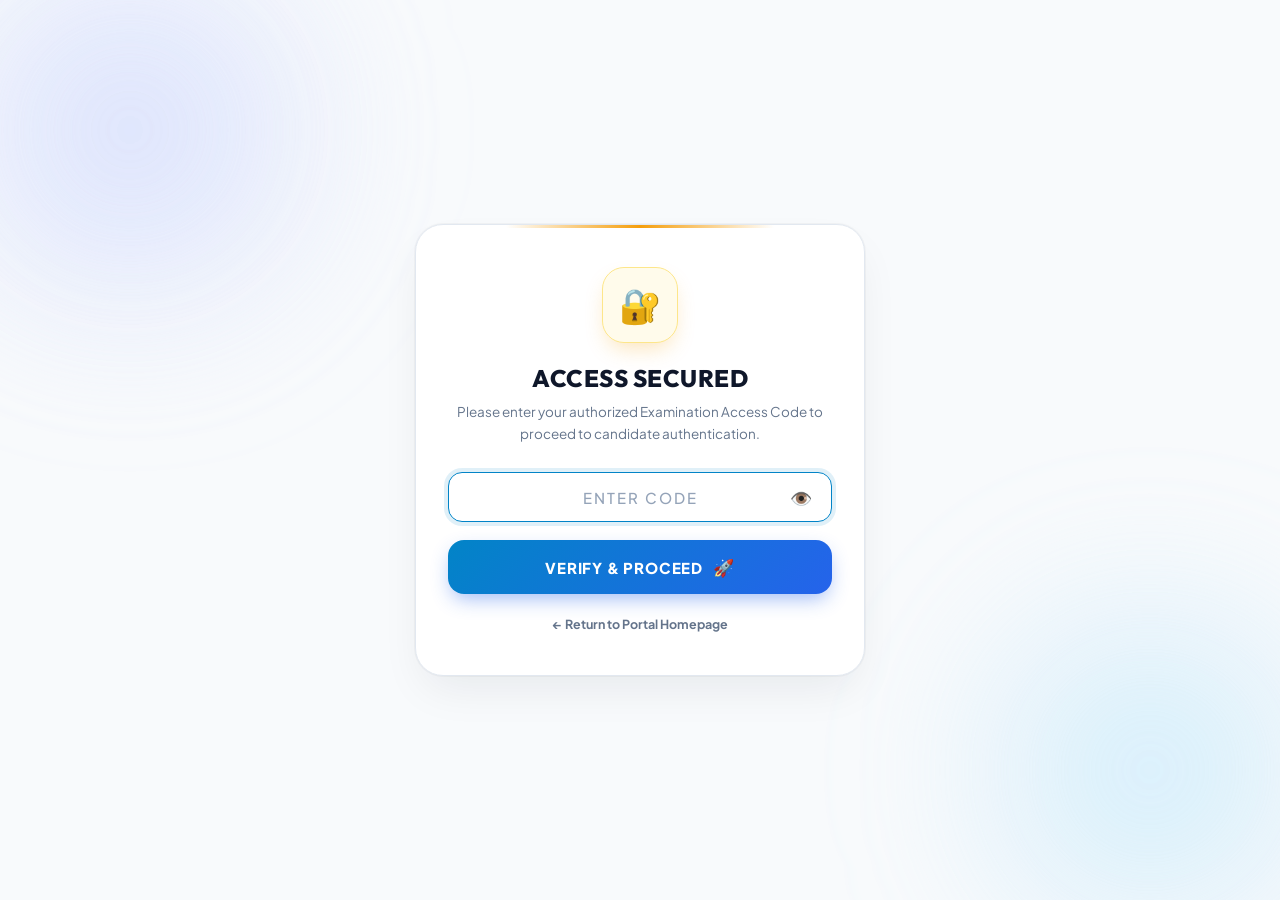
<file: auth.html>
<!DOCTYPE html>
<html lang="en">
<head>
    <meta charset="UTF-8">
    <meta name="viewport" content="width=device-width, initial-scale=1.0">
    <title>Secure Access Verification | Gautam Teaching Centre</title>
    
    <!-- Google Fonts -->
    <link rel="preconnect" href="https://fonts.googleapis.com">
    <link rel="preconnect" href="https://fonts.gstatic.com" crossorigin>
    <link href="https://fonts.googleapis.com/css2?family=Plus+Jakarta+Sans:wght@400;500;600;700;800&family=Outfit:wght@600;700;800;900&display=swap" rel="stylesheet">
    
    <!-- CSS Path (Linked to css/style.css with fallback) -->
    <link rel="stylesheet" href="css/style.css" onerror="this.onerror=null;this.href='style.css';">

    <style>
        /* ☀️ ULTRA-PREMIUM CLEAN LIGHT THEME */
        :root {
            --primary: #0284c7;
            --primary-deep: #0369a1;
            --primary-glow: rgba(2, 132, 199, 0.25);
            --accent: #4f46e5;
            --bg-light: #f8fafc;
            --surface: #ffffff;
            --border-subtle: #e2e8f0;
            --border-focus: #0284c7;
            --text-heading: #0f172a;
            --text-body: #334155;
            --text-muted: #64748b;
            --warning: #f59e0b;
            --warning-light: #fffbeb;
            --danger: #ef4444;
            --danger-bg: #fef2f2;
        }

        * {
            margin: 0;
            padding: 0;
            box-sizing: border-box;
            font-family: 'Plus Jakarta Sans', sans-serif;
            -webkit-tap-highlight-color: transparent;
        }

        body {
            background-color: var(--bg-light);
            min-height: 100vh;
            display: flex;
            align-items: center;
            justify-content: center;
            padding: 20px;
            color: var(--text-heading);
            position: relative;
            overflow: hidden;
        }

        /* 🔮 Ambient Soft Indigo & Sky Glows */
        .ambient-glow-1 {
            position: fixed;
            width: 440px;
            height: 440px;
            background: radial-gradient(circle, rgba(199, 210, 254, 0.5) 0%, transparent 70%);
            top: -90px;
            left: -90px;
            border-radius: 50%;
            filter: blur(80px);
            z-index: 0;
            pointer-events: none;
            animation: pulseGlow 7s ease-in-out infinite alternate;
        }

        .ambient-glow-2 {
            position: fixed;
            width: 400px;
            height: 400px;
            background: radial-gradient(circle, rgba(186, 230, 253, 0.5) 0%, transparent 70%);
            bottom: -70px;
            right: -70px;
            border-radius: 50%;
            filter: blur(80px);
            z-index: 0;
            pointer-events: none;
            animation: pulseGlow 5s ease-in-out infinite alternate-reverse;
        }

        @keyframes pulseGlow {
            0% { transform: scale(1) translate(0, 0); opacity: 0.65; }
            100% { transform: scale(1.15) translate(25px, 20px); opacity: 0.95; }
        }

        /* Main Verification Card */
        .auth-container {
            position: relative;
            z-index: 10;
            width: 100%;
            max-width: 450px;
            background: var(--surface);
            border: 1.5px solid var(--border-subtle);
            border-radius: 28px;
            padding: 42px 32px;
            text-align: center;
            box-shadow: 0 20px 45px -10px rgba(15, 23, 42, 0.08), 0 0 1px 1px rgba(15, 23, 42, 0.04);
            transition: transform 0.3s ease;
        }

        .auth-container::before {
            content: '';
            position: absolute;
            top: 0;
            left: 20%;
            right: 20%;
            height: 3.5px;
            background: linear-gradient(90deg, transparent, var(--warning), transparent);
        }

        /* Shield / Key Icon Badge */
        .lock-icon-wrap {
            width: 76px;
            height: 76px;
            margin: 0 auto 20px;
            background: #fffbeb;
            border: 1.5px solid #fde68a;
            border-radius: 22px;
            display: flex;
            align-items: center;
            justify-content: center;
            font-size: 34px;
            box-shadow: 0 10px 22px -6px rgba(245, 158, 11, 0.3);
            animation: bounceSoft 3s ease-in-out infinite;
        }

        @keyframes bounceSoft {
            0%, 100% { transform: translateY(0); }
            50% { transform: translateY(-4px); }
        }

        .auth-container h3 {
            font-family: 'Outfit', sans-serif;
            font-size: 24px;
            font-weight: 800;
            letter-spacing: 0.5px;
            color: var(--text-heading);
            margin-bottom: 8px;
            text-transform: uppercase;
        }

        .auth-container p.subtitle {
            color: var(--text-muted);
            font-size: 13.5px;
            line-height: 1.6;
            margin-bottom: 28px;
        }

        /* Input Wrapper with Toggle */
        .input-group {
            position: relative;
            margin-bottom: 18px;
        }

        .gate-input {
            width: 100%;
            padding: 16px 48px 16px 20px;
            background: #f8fafc;
            border: 1.5px solid #cbd5e1;
            border-radius: 16px;
            font-size: 17px;
            font-weight: 700;
            color: var(--text-heading);
            text-align: center;
            letter-spacing: 4px;
            outline: none;
            transition: all 0.25s ease;
        }

        .gate-input:focus {
            border-color: var(--primary);
            background: #ffffff;
            box-shadow: 0 0 0 4px rgba(2, 132, 199, 0.12);
        }

        .gate-input::placeholder {
            letter-spacing: 2px;
            color: #94a3b8;
            font-weight: 500;
        }

        /* Eye toggle icon */
        .toggle-pwd-btn {
            position: absolute;
            right: 14px;
            top: 50%;
            transform: translateY(-50%);
            background: none;
            border: none;
            color: #64748b;
            font-size: 18px;
            cursor: pointer;
            padding: 6px;
            transition: color 0.2s ease, transform 0.2s ease;
        }

        .toggle-pwd-btn:hover {
            color: var(--primary);
            transform: translateY(-50%) scale(1.1);
        }

        /* Verify CTA Button */
        .btn-verify {
            width: 100%;
            padding: 16px 24px;
            background: linear-gradient(135deg, #0284c7 0%, #2563eb 100%);
            color: #ffffff;
            border: none;
            border-radius: 16px;
            font-size: 15px;
            font-weight: 800;
            letter-spacing: 0.8px;
            text-transform: uppercase;
            cursor: pointer;
            box-shadow: 0 8px 20px -4px rgba(37, 99, 235, 0.45);
            transition: all 0.25s cubic-bezier(0.4, 0, 0.2, 1);
            display: flex;
            align-items: center;
            justify-content: center;
            gap: 10px;
        }

        .btn-verify:hover {
            transform: translateY(-2px);
            box-shadow: 0 12px 25px -4px rgba(37, 99, 235, 0.6);
        }

        .btn-verify:active {
            transform: translateY(1px);
        }

        /* Shake animation on invalid code */
        .shake {
            animation: shakeAnim 0.4s cubic-bezier(.36,.07,.19,.97) both;
        }

        @keyframes shakeAnim {
            10%, 90% { transform: translate3d(-2px, 0, 0); }
            20%, 80% { transform: translate3d(4px, 0, 0); }
            30%, 50%, 70% { transform: translate3d(-6px, 0, 0); }
            40%, 60% { transform: translate3d(6px, 0, 0); }
        }

        /* Error Notification Card */
        .error-msg {
            background: var(--danger-bg);
            color: #dc2626;
            font-size: 12.5px;
            padding: 12px 14px;
            border-radius: 12px;
            margin-top: 18px;
            border: 1px solid #fecaca;
            display: none;
            font-weight: 600;
            line-height: 1.4;
        }

        /* Subtle Back Link */
        .back-link {
            display: inline-block;
            margin-top: 22px;
            color: #64748b;
            font-size: 12.5px;
            text-decoration: none;
            font-weight: 700;
            transition: color 0.2s ease;
        }

        .back-link:hover {
            color: var(--primary);
        }

        /* Floating Security Toast */
        #securityToast {
            position: fixed;
            bottom: 24px;
            background: #0f172a;
            color: #ffffff;
            padding: 12px 24px;
            border-radius: 30px;
            font-size: 13px;
            font-weight: 700;
            box-shadow: 0 10px 30px rgba(0, 0, 0, 0.2);
            z-index: 1000;
            display: none;
            animation: slideUp 0.3s ease;
        }

        @keyframes slideUp {
            from { transform: translateY(15px); opacity: 0; }
            to { transform: translateY(0); opacity: 1; }
        }

        @media (max-width: 480px) {
            .auth-container {
                padding: 34px 22px;
                border-radius: 24px;
            }
            .auth-container h3 {
                font-size: 21px;
            }
        }
    </style>
</head>
<body>

    <!-- Ambient Glowing Light Orbs -->
    <div class="ambient-glow-1"></div>
    <div class="ambient-glow-2"></div>

    <!-- Security Toast Notification -->
    <div id="securityToast">🛡️ Security Protocol: Developer inspection is disabled.</div>

    <main class="auth-container" id="authCard">
        <!-- Glowing Shield Lock Badge -->
        <div class="lock-icon-wrap">
            🔐
        </div>

        <h3>Access Secured</h3>
        <p class="subtitle">Please enter your authorized Examination Access Code to proceed to candidate authentication.</p>
        
        <div class="input-group">
            <input type="password" id="gatePassword" class="gate-input" placeholder="ENTER CODE" autocomplete="off" autofocus>
            <button type="button" class="toggle-pwd-btn" id="togglePwd" title="Show / Hide Password">
                👁️
            </button>
        </div>
        
        <button type="button" class="btn-verify" onclick="checkGatePassword()">
            <span>Verify & Proceed</span>
            <span style="font-size: 17px;">🚀</span>
        </button>
        
        <div class="error-msg" id="wrongPassError">
            ⚠️ Invalid Access Code! Please verify with your test invigilator and retry.
        </div>

        <div>
            <a href="index.html" class="back-link">← Return to Portal Homepage</a>
        </div>
    </main>

    <script>
        // Security Protections without disruptive alert()
        function showSecurityNotice(text) {
            const toast = document.getElementById("securityToast");
            if (toast) {
                toast.textContent = text;
                toast.style.display = "block";
                setTimeout(() => {
                    toast.style.display = "none";
                }, 2200);
            }
        }

        document.addEventListener('contextmenu', function(e) { 
            e.preventDefault(); 
            showSecurityNotice("🛡️ Security Protocol: Right-click is restricted on test portal."); 
        });

        document.addEventListener('keydown', function(e) {
            if (e.key === "F12" || (e.ctrlKey && e.shiftKey && ['I', 'C', 'J'].includes(e.key)) || (e.ctrlKey && e.key === 'U')) {
                e.preventDefault(); 
                showSecurityNotice("🛡️ Security Protocol: Developer Tools are restricted.");
                return false;
            }
        });

        // Toggle Password Visibility
        const pwdInput = document.getElementById("gatePassword");
        const toggleBtn = document.getElementById("togglePwd");

        if (toggleBtn && pwdInput) {
            toggleBtn.addEventListener("click", () => {
                const isPassword = pwdInput.getAttribute("type") === "password";
                pwdInput.setAttribute("type", isPassword ? "text" : "password");
                toggleBtn.textContent = isPassword ? "🙈" : "👁️";
            });
        }

        // Verification Logic (Base64 'R0s3Nw==' -> GS77)
        function checkGatePassword() {
            const inputField = document.getElementById("gatePassword");
            const authCard = document.getElementById("authCard");
            const errorElement = document.getElementById("wrongPassError");
            const enteredPass = inputField ? inputField.value.trim() : "";
            
            if (btoa(enteredPass) === "R0s3Nw==") { 
                localStorage.setItem("authPassed", "true");
                sessionStorage.setItem("activeSession", "valid");
                window.location.replace("login.html"); 
            } else {
                if (errorElement) errorElement.style.display = "block";
                if (authCard) {
                    authCard.classList.remove("shake");
                    void authCard.offsetWidth; // Trigger reflow
                    authCard.classList.add("shake");
                }
                if (inputField) {
                    inputField.value = "";
                    inputField.focus();
                }
            }
        }

        // Enter Key Listener
        if (pwdInput) {
            pwdInput.addEventListener("keyup", function(event) {
                if (event.key === "Enter") {
                    checkGatePassword();
                }
            });
        }
    </script>

</body>
</html>
</file>
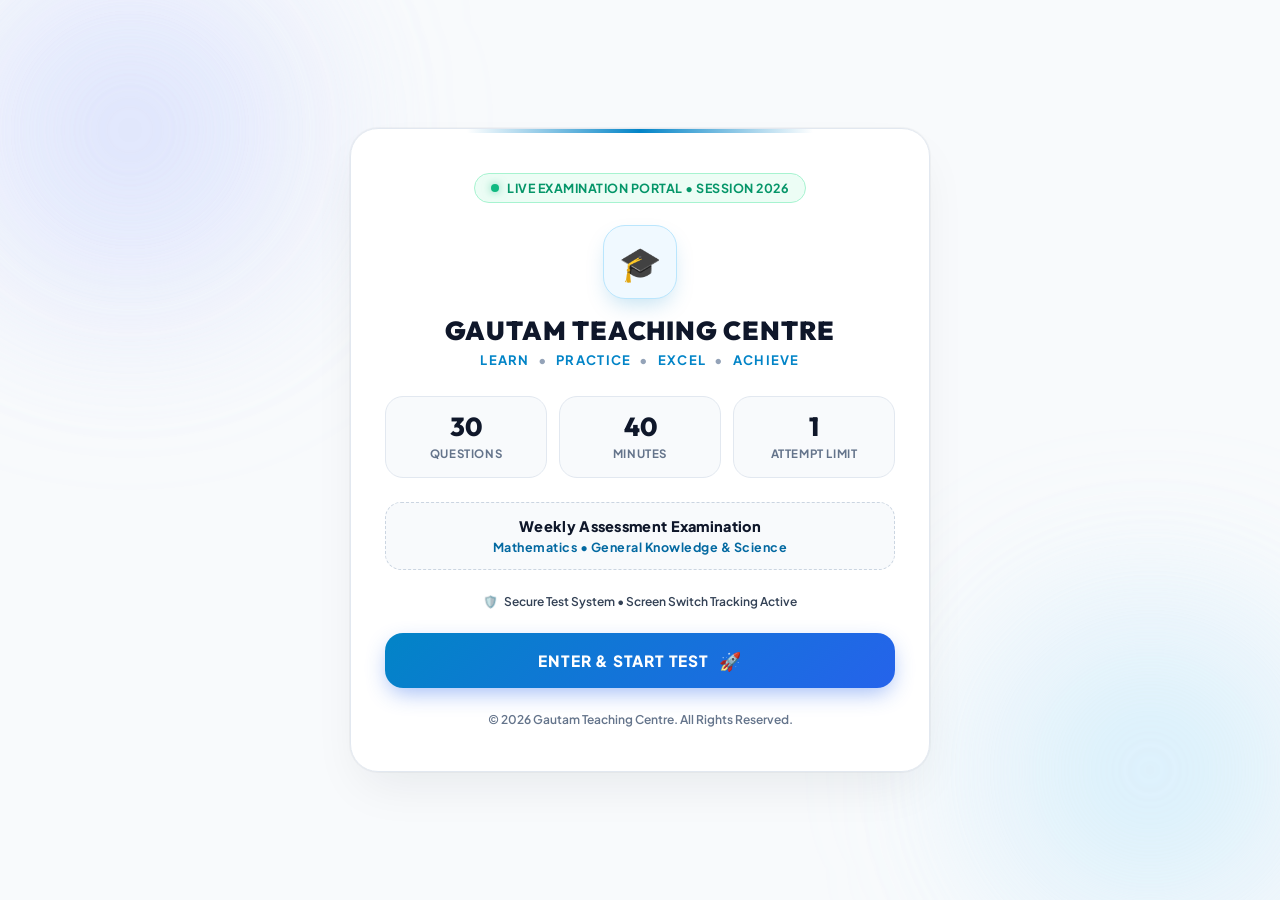
<file: login.html>
<!DOCTYPE html>
<html lang="en">
<head>
    <!-- 🛡️ STRICT SESSION & GATE PASS GUARD -->
    <script>
        if (localStorage.getItem("authPassed") !== "true" || sessionStorage.getItem("activeSession") !== "valid") {
            localStorage.clear();
            sessionStorage.clear();
            window.location.replace("index.html");
        }
    </script>

    <meta charset="UTF-8">
    <meta name="viewport" content="width=device-width, initial-scale=1.0">
    <title>Candidate Verification & Login | Gautam Teaching Centre</title>
    
    <!-- Google Fonts -->
    <link rel="preconnect" href="https://fonts.googleapis.com">
    <link rel="preconnect" href="https://fonts.gstatic.com" crossorigin>
    <link href="https://fonts.googleapis.com/css2?family=Plus+Jakarta+Sans:wght@400;500;600;700;800&family=Outfit:wght@600;700;800;900&display=swap" rel="stylesheet">
    
    <!-- CSS Path Linked to css/style.css -->
    <link rel="stylesheet" href="css/style.css" onerror="this.onerror=null;this.href='style.css';">

    <style>
        :root {
            --primary: #0284c7;
            --primary-deep: #0369a1;
            --primary-glow: rgba(2, 132, 199, 0.22);
            --accent: #4f46e5;
            --bg-light: #f8fafc;
            --surface: #ffffff;
            --border-subtle: #e2e8f0;
            --text-heading: #0f172a;
            --text-body: #334155;
            --text-muted: #64748b;
            --danger: #ef4444;
            --warning: #f59e0b;
        }

        * {
            margin: 0;
            padding: 0;
            box-sizing: border-box;
            font-family: 'Plus Jakarta Sans', sans-serif;
            -webkit-tap-highlight-color: transparent;
        }

        body {
            background-color: var(--bg-light);
            min-height: 100vh;
            display: flex;
            align-items: center;
            justify-content: center;
            padding: 20px;
            color: var(--text-heading);
            position: relative;
            overflow-x: hidden;
        }

        /* Ambient Glowing Light Orbs */
        .ambient-glow-1 {
            position: fixed;
            width: 440px;
            height: 440px;
            background: radial-gradient(circle, rgba(199, 210, 254, 0.5) 0%, transparent 70%);
            top: -90px;
            left: -90px;
            border-radius: 50%;
            filter: blur(80px);
            z-index: 0;
            pointer-events: none;
            animation: pulseSlow 7s ease-in-out infinite alternate;
        }

        .ambient-glow-2 {
            position: fixed;
            width: 400px;
            height: 400px;
            background: radial-gradient(circle, rgba(186, 230, 253, 0.5) 0%, transparent 70%);
            bottom: -70px;
            right: -70px;
            border-radius: 50%;
            filter: blur(80px);
            z-index: 0;
            pointer-events: none;
            animation: pulseSlow 5.5s ease-in-out infinite alternate-reverse;
        }

        @keyframes pulseSlow {
            0% { transform: scale(1) translate(0, 0); opacity: 0.65; }
            100% { transform: scale(1.14) translate(25px, 20px); opacity: 0.95; }
        }

        .login-card-container {
            position: relative;
            z-index: 10;
            width: 100%;
            max-width: 470px;
            background: var(--surface);
            border: 1.5px solid var(--border-subtle);
            border-radius: 28px;
            padding: 38px 30px;
            text-align: center;
            box-shadow: 0 20px 45px -10px rgba(15, 23, 42, 0.08), 0 0 1px 1px rgba(15, 23, 42, 0.04);
        }

        .login-card-container::before {
            content: '';
            position: absolute;
            top: 0; left: 20%; right: 20%; height: 3.5px;
            background: linear-gradient(90deg, transparent, var(--primary), transparent);
        }

        .avatar-wrap {
            width: 72px;
            height: 72px;
            margin: 0 auto 14px;
            background: #f0f9ff;
            border: 1.5px solid #bae6fd;
            border-radius: 22px;
            display: flex;
            align-items: center;
            justify-content: center;
            font-size: 34px;
            box-shadow: 0 8px 18px -4px var(--primary-glow);
            transition: transform 0.2s ease;
        }

        .avatar-wrap:hover {
            transform: scale(1.05);
        }

        .brand-heading {
            font-family: 'Outfit', sans-serif;
            font-size: 24px;
            font-weight: 800;
            letter-spacing: 0.5px;
            color: var(--text-heading);
            margin-bottom: 4px;
            text-transform: uppercase;
        }

        .sub-tagline {
            font-size: 13px;
            color: var(--primary);
            font-weight: 700;
            letter-spacing: 1.2px;
            margin-bottom: 24px;
            text-transform: uppercase;
        }

        .form-group {
            position: relative;
            margin-bottom: 18px;
            text-align: left;
        }

        .field-label {
            display: block;
            font-size: 12px;
            font-weight: 700;
            color: #475569;
            text-transform: uppercase;
            letter-spacing: 0.6px;
            margin-bottom: 6px;
            padding-left: 2px;
        }

        .field-input {
            width: 100%;
            padding: 14px 18px;
            background: #ffffff;
            border: 1.5px solid #cbd5e1;
            border-radius: 14px;
            font-size: 15px;
            font-weight: 600;
            color: var(--text-heading);
            outline: none;
            transition: all 0.25s ease;
        }

        .field-input:focus {
            border-color: var(--primary);
            box-shadow: 0 0 0 4px rgba(2, 132, 199, 0.12);
        }

        .field-input::placeholder {
            color: #94a3b8;
            font-weight: 500;
            font-size: 14px;
        }

        /* 🌐 LANGUAGE DROPDOWN SELECT STYLING */
        .select-wrapper {
            position: relative;
            width: 100%;
        }

        .field-select {
            width: 100%;
            padding: 14px 44px 14px 18px;
            background: #ffffff;
            border: 1.5px solid #cbd5e1;
            border-radius: 14px;
            font-size: 14.5px;
            font-weight: 700;
            color: var(--text-heading);
            outline: none;
            cursor: pointer;
            appearance: none;
            -webkit-appearance: none;
            -moz-appearance: none;
            transition: all 0.25s ease;
        }

        .field-select:focus {
            border-color: var(--primary);
            box-shadow: 0 0 0 4px rgba(2, 132, 199, 0.12);
        }

        .field-select option {
            background-color: #ffffff;
            color: #0f172a;
            font-size: 14.5px;
            font-weight: 600;
            padding: 12px;
        }

        .field-select option:disabled {
            color: #94a3b8;
        }

        .select-arrow {
            position: absolute;
            right: 18px;
            top: 50%;
            transform: translateY(-50%);
            pointer-events: none;
            color: var(--primary);
            font-size: 13px;
            font-weight: 800;
            transition: transform 0.2s ease;
        }

        .select-wrapper:focus-within .select-arrow {
            transform: translateY(-50%) rotate(180deg);
        }

        .btn-submit {
            width: 100%;
            margin-top: 14px;
            padding: 16px 24px;
            background: linear-gradient(135deg, #0284c7 0%, #2563eb 100%);
            color: #ffffff;
            border: none;
            border-radius: 16px;
            font-size: 15px;
            font-weight: 800;
            letter-spacing: 0.8px;
            text-transform: uppercase;
            cursor: pointer;
            box-shadow: 0 8px 20px -4px rgba(37, 99, 235, 0.45);
            display: flex;
            align-items: center;
            justify-content: center;
            gap: 10px;
            transition: transform 0.2s ease, box-shadow 0.2s ease;
        }

        .btn-submit:hover {
            transform: translateY(-2px);
            box-shadow: 0 12px 25px -4px rgba(37, 99, 235, 0.6);
        }

        .btn-submit:active {
            transform: translateY(1px);
        }

        #loadingOverlay {
            position: fixed;
            top: 0; left: 0; width: 100%; height: 100%;
            background: rgba(255, 255, 255, 0.95);
            backdrop-filter: blur(8px);
            display: none;
            flex-direction: column;
            justify-content: center;
            align-items: center;
            z-index: 99998;
        }

        .spinner {
            width: 50px;
            height: 50px;
            border: 4px solid #e2e8f0;
            border-top: 4px solid var(--primary);
            border-radius: 50%;
            animation: spin 0.85s linear infinite;
            margin-bottom: 16px;
        }

        @keyframes spin { 0% { transform: rotate(0deg); } 100% { transform: rotate(360deg); } }

        #loadingText {
            color: #0f172a;
            font-size: 15px;
            font-weight: 700;
            letter-spacing: 0.4px;
            text-align: center;
            padding: 0 20px;
        }

        #dangerModal {
            position: fixed;
            top: 0; left: 0; width: 100%; height: 100%;
            background: rgba(15, 23, 42, 0.7);
            backdrop-filter: blur(8px);
            display: none;
            justify-content: center;
            align-items: center;
            z-index: 99999;
            padding: 20px;
        }

        .danger-card {
            background: #ffffff;
            border-radius: 24px;
            max-width: 440px;
            width: 100%;
            padding: 34px 26px;
            text-align: center;
            box-shadow: 0 25px 60px -15px rgba(15, 23, 42, 0.2);
            border-top: 4.5px solid var(--warning);
        }

        .passcode-input {
            width: 100%;
            padding: 14px;
            background: #f8fafc;
            border: 1.5px solid #cbd5e1;
            border-radius: 12px;
            color: #0f172a;
            font-size: 15px;
            text-align: center;
            font-weight: 700;
            letter-spacing: 2px;
            margin-bottom: 8px;
            outline: none;
        }

        .btn-unlock {
            flex: 1;
            padding: 13px;
            background: linear-gradient(135deg, #0284c7, #2563eb);
            color: #ffffff;
            border: none;
            border-radius: 12px;
            font-size: 14px;
            font-weight: 800;
            text-transform: uppercase;
            cursor: pointer;
            box-shadow: 0 4px 12px rgba(2, 132, 199, 0.35);
        }

        .btn-cancel {
            padding: 13px 20px;
            background: #e2e8f0;
            color: #334155;
            border: 1px solid #cbd5e1;
            border-radius: 12px;
            font-size: 14px;
            font-weight: 700;
            cursor: pointer;
        }

        #securityToast {
            position: fixed;
            bottom: 24px;
            background: #0f172a;
            color: #ffffff;
            padding: 12px 24px;
            border-radius: 30px;
            font-size: 13.5px;
            font-weight: 700;
            z-index: 100000;
            display: none;
            box-shadow: 0 10px 30px rgba(0, 0, 0, 0.2);
            animation: slideUp 0.3s ease;
        }

        @keyframes slideUp {
            from { transform: translateY(15px); opacity: 0; }
            to { transform: translateY(0); opacity: 1; }
        }
    </style>
</head>

<body>

    <!-- Ambient Glowing Light Orbs -->
    <div class="ambient-glow-1"></div>
    <div class="ambient-glow-2"></div>

    <div id="securityToast">Please enter your candidate credentials.</div>

    <!-- Re-Test Authorization Gate Modal -->
    <div id="dangerModal">
        <div class="danger-card">
            <div style="font-size:34px; margin-bottom:12px;">🔒</div>
            <h2 style="font-family:'Outfit', sans-serif; font-size:21px; margin-bottom:8px; color:#0f172a; font-weight:800;">Re-Test Authorization Required</h2>
            <p id="retestModalDesc" style="color:var(--text-muted); font-size:13.5px; margin-bottom:20px; line-height:1.6;">
                A completed test submission is already recorded for this Roll Number today. Invigilator authorization is required for a re-attempt.
            </p>
            <input type="password" id="teacherPassInput" class="passcode-input" placeholder="INVIGILATOR PASSCODE" autocomplete="off">
            <div id="retestPassError" style="color:var(--danger); font-size:12px; font-weight:600; margin-bottom:16px; display:none;">Invalid passcode! Please verify with your teacher.</div>
            
            <div style="display:flex; gap:10px;">
                <button type="button" class="btn-unlock" onclick="verifyTeacherPassword()">
                    Authorize & Proceed 🚀
                </button>
                <button type="button" class="btn-cancel" onclick="dismissDangerModal()">
                    Cancel
                </button>
            </div>
        </div>
    </div>

    <!-- Verification Loading Spinner -->
    <div id="loadingOverlay">
        <div class="spinner"></div>
        <div id="loadingText">Verifying credentials with testing server... Please wait ⏳</div>
    </div>

    <!-- Main Candidate Form Card -->
    <main class="login-card-container">
        <div class="avatar-wrap">👨‍🎓</div>
        <h1 class="brand-heading">Candidate Authentication</h1>
        <p class="sub-tagline">Gautam Teaching Centre • 2026</p>

        <form onsubmit="handleLogin(event)" class="login-form">
            <div class="form-group">
                <label class="field-label" for="studentName">Candidate Full Name</label>
                <input type="text" id="studentName" class="field-input" placeholder="Student Name" required autocomplete="off" autofocus>
            </div>

            <div class="form-group">
                <label class="field-label" for="rollNo">Examination Roll Number</label>
                <input type="text" id="rollNo" class="field-input" placeholder="Roll no" required autocomplete="off">
            </div>

            <div class="form-group">
                <label class="field-label" for="className">Class / Standard</label>
                <input type="text" id="className" class="field-input" placeholder="Class" required autocomplete="off">
            </div>

            <!-- 🌐 MANDATORY LANGUAGE SELECT DROPDOWN -->
            <div class="form-group">
                <label class="field-label" for="examLang">Question Paper Language / भाषा चुनें *</label>
                <div class="select-wrapper">
                    <select id="examLang" class="field-select" required>
                        <option value="" disabled selected>-- Click to Choose Language / भाषा चुनें --</option>
                        <option value="hi"> हिन्दी (Hindi Medium)</option>
                        <option value="en"> English (English Medium)</option>
                    </select>
                    <span class="select-arrow">▼</span>
                </div>
            </div>

            <button type="submit" id="loginBtn" class="btn-submit">
                <span>Start Examination</span>
                <span style="font-size: 17px;">🚀</span>
            </button>
        </form>
    </main>

    <script>
        const SCRIPT_URL = "https://script.google.com/macros/s/AKfycbzQysEVoQmSS6w_cEeLYK1g95T16cUT5taIdjXfdDLUsOggqFnVMU5GDrl3C3c-Olvt/exec";

        // 🔑 REAL MASTER INVIGILATOR PASSCODE (Code mein directly set kiya gaya hai)
        const MASTER_RETEST_PASS = "GTC#2000";

        function showNotification(text, duration = 3000) {
            const toast = document.getElementById("securityToast");
            if (toast) {
                toast.textContent = text;
                toast.style.display = "block";
                setTimeout(() => { toast.style.display = "none"; }, duration);
            }
        }

        function toggleLoading(show, message = "") {
            const loading = document.getElementById("loadingOverlay");
            const loadingText = document.getElementById("loadingText");
            if (loading) {
                loading.style.display = show ? "flex" : "none";
                if (message && loadingText) loadingText.textContent = message;
            }
        }

        function dismissDangerModal() {
            const modal = document.getElementById("dangerModal");
            const passInput = document.getElementById("teacherPassInput");
            const err = document.getElementById("retestPassError");
            if (modal) modal.style.display = "none";
            if (passInput) passInput.value = "";
            if (err) err.style.display = "none";
        }

        async function verifyTeacherPassword() {
            const passInput = document.getElementById("teacherPassInput");
            const errEl = document.getElementById("retestPassError");
            const enteredPass = passInput ? passInput.value.trim() : "";

            if (!enteredPass) {
                if (errEl) {
                    errEl.textContent = "Please enter the invigilator passcode!";
                    errEl.style.display = "block";
                }
                return;
            }

            // 🔒 100% STRICT CODE-LEVEL CHECK: Sirf real password match hone par hi unlock hoga
            if (enteredPass !== MASTER_RETEST_PASS && enteredPass !== "GTC#2000") {
                if (errEl) {
                    errEl.textContent = "❌ गलत पासवर्ड! केवल शिक्षक का सही पासवर्ड ही मान्य है।";
                    errEl.style.display = "block";
                }
                if (passInput) passInput.value = "";
                return;
            }

            // Sahi password daalne par hi unlock hoga:
            sessionStorage.setItem("adminPassKey", enteredPass);
            localStorage.setItem("reattemptGranted", "true");
            localStorage.removeItem("testSubmitted");
            localStorage.removeItem("gtc_device_locked_date");
            dismissDangerModal();

            showNotification("✅ Authorization confirmed! Redirecting to test room...");
            setTimeout(() => {
                window.location.replace("test.html");
            }, 600);
        }

        async function handleLogin(e) {
            e.preventDefault();
            
            const nameVal = document.getElementById("studentName").value.trim();
            const rollVal = document.getElementById("rollNo").value.trim();
            const classVal = document.getElementById("className").value.trim();
            const langSelect = document.getElementById("examLang");
            const chosenLang = langSelect ? langSelect.value.trim() : "";

            if (!nameVal || !rollVal || !classVal) {
                showNotification("⚠️ Please fill in all candidate details!");
                return;
            }

            if (!chosenLang) {
                showNotification("⚠️ कृपया परीक्षा की भाषा चुनें! / Please select question paper language!");
                return;
            }

            const todayStr = new Date().toISOString().split('T')[0];
            const lockedDate = localStorage.getItem("gtc_device_locked_date");
            const isReattemptGranted = localStorage.getItem("reattemptGranted") === "true";

            localStorage.setItem("name", nameVal);
            localStorage.setItem("roll", rollVal);
            localStorage.setItem("class", classVal);
            localStorage.setItem("temp_roll", rollVal);
            localStorage.setItem("lang", chosenLang);
            localStorage.setItem("exam_lang", chosenLang);
            localStorage.setItem("selected_lang", chosenLang);
            localStorage.setItem("language", chosenLang);

            // 🔒 Device Lock: If test was already submitted from this phone today, demand password
            if (lockedDate === todayStr && !isReattemptGranted) {
                const modal = document.getElementById("dangerModal");
                const desc = document.getElementById("retestModalDesc");
                if (desc) {
                    desc.innerHTML = `<b style="color:#ef4444;">डिवाइस सुरक्षा लॉक:</b> इस फ़ोन से आज का टेस्ट पहले ही सबमिट किया जा चुका है। दोबारा टेस्ट देने के लिए शिक्षक का पासवर्ड अनिवार्य है।`;
                }
                if (modal) modal.style.display = "flex";
                return;
            }

            toggleLoading(true, "Checking examination eligibility... 🔍");

            const safetyTimeout = setTimeout(() => {
                toggleLoading(false);
                window.location.replace("test.html");
            }, 2500);

            try {
                // 📡 Google Apps Script Code.gs Form Data Support
                const formData = new URLSearchParams();
                formData.append("action", "check");
                formData.append("roll", rollVal);
                formData.append("adminPass", "");

                const response = await fetch(SCRIPT_URL, {
                    method: "POST",
                    headers: { "Content-Type": "application/x-www-form-urlencoded" },
                    body: formData.toString()
                });

                const res = await response.json();
                clearTimeout(safetyTimeout);
                toggleLoading(false);

                if (res.status === "blocked") {
                    const desc = document.getElementById("retestModalDesc");
                    if (desc && res.message) {
                        desc.textContent = res.message;
                    }
                    const modal = document.getElementById("dangerModal");
                    if (modal) modal.style.display = "flex";
                    return;
                }

                window.location.replace("test.html");

            } catch (error) {
                clearTimeout(safetyTimeout);
                toggleLoading(false);
                window.location.replace("test.html");
            }
        }
    </script>
</body>
</html>
</file>
